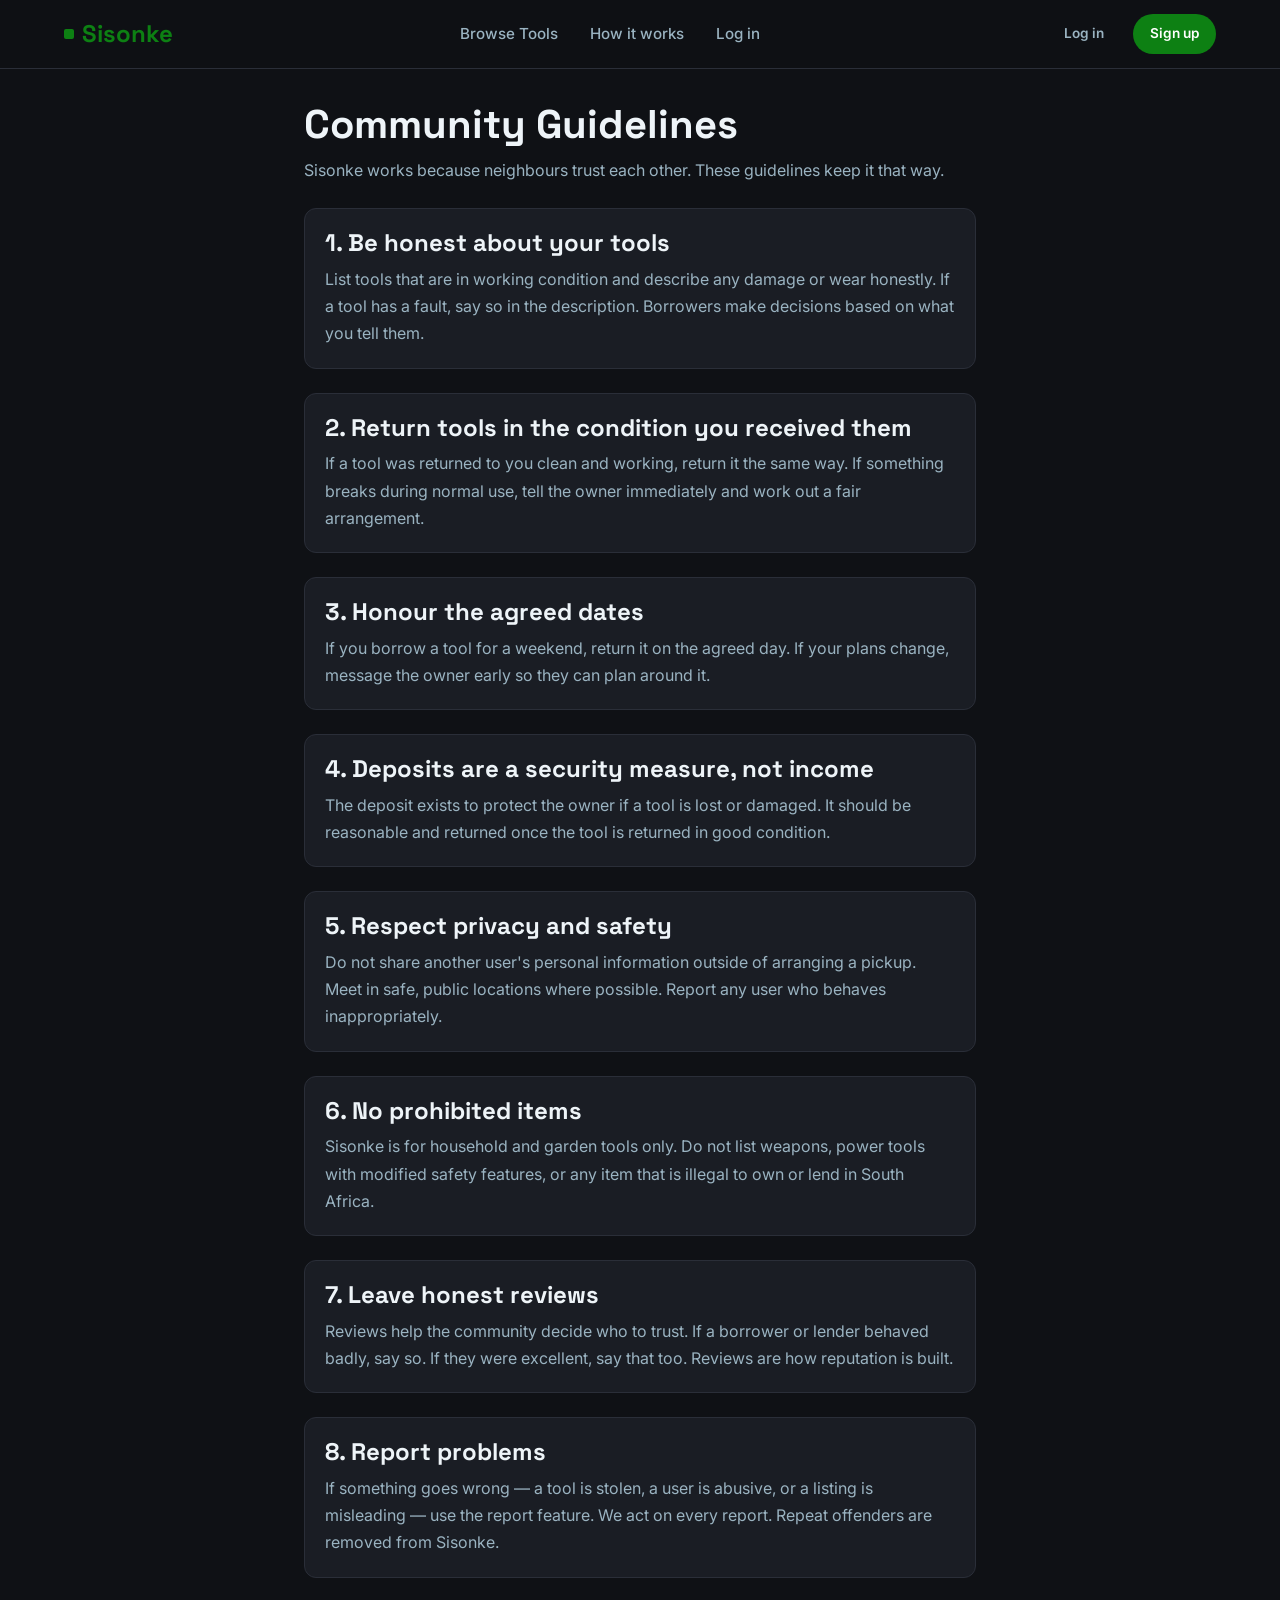
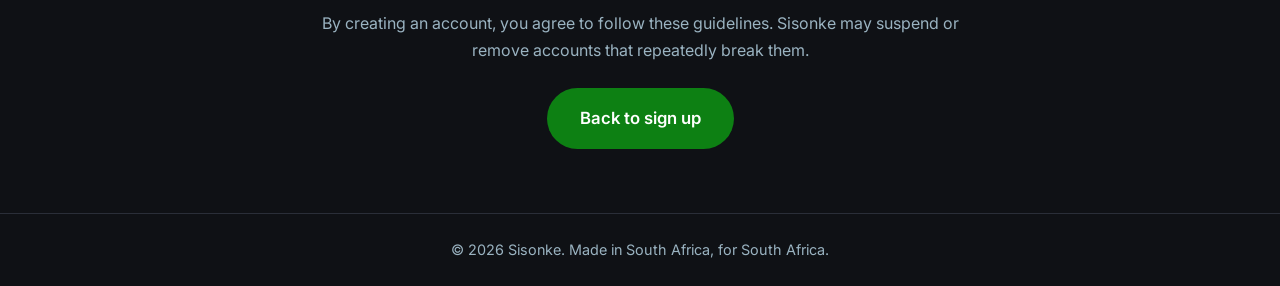
<file: frontend/guidelines.html>
<!DOCTYPE html>
<html lang="en">
<head>
  <meta charset="UTF-8" />
  <meta name="viewport" content="width=device-width, initial-scale=1.0" />
  <title>Community Guidelines — Sisonke</title>

  <link rel="preconnect" href="https://fonts.googleapis.com" />
  <link rel="preconnect" href="https://fonts.gstatic.com" crossorigin />
  <link href="https://fonts.googleapis.com/css2?family=Space+Grotesk:wght@400;500;600;700&family=Inter:wght@400;500;600&family=IBM+Plex+Mono:wght@400;500;600&display=swap" rel="stylesheet" />

  <link rel="stylesheet" href="css/style.css" />
</head>
<body>

  <nav class="navbar">
    <div class="navbar-inner">
      <a href="index.html" class="navbar-logo">Sisonke</a>
      <ul class="navbar-links">
        <li><a href="browse.html">Browse Tools</a></li>
        <li><a href="index.html#how-it-works">How it works</a></li>
        <li><a href="login.html">Log in</a></li>
      </ul>
      <div class="navbar-actions">
        <a href="login.html" class="btn btn-ghost btn-sm">Log in</a>
        <a href="register.html" class="btn btn-primary btn-sm">Sign up</a>
      </div>
    </div>
  </nav>

  <main class="section">
    <div class="container" style="max-width: 720px;">
      <h1>Community Guidelines</h1>
      <p class="mt-sm mb-lg">Sisonke works because neighbours trust each other. These guidelines keep it that way.</p>

      <div class="card card-flat mb-lg">
        <h3 class="mb-sm">1. Be honest about your tools</h3>
        <p>List tools that are in working condition and describe any damage or wear honestly. If a tool has a fault, say so in the description. Borrowers make decisions based on what you tell them.</p>
      </div>

      <div class="card card-flat mb-lg">
        <h3 class="mb-sm">2. Return tools in the condition you received them</h3>
        <p>If a tool was returned to you clean and working, return it the same way. If something breaks during normal use, tell the owner immediately and work out a fair arrangement.</p>
      </div>

      <div class="card card-flat mb-lg">
        <h3 class="mb-sm">3. Honour the agreed dates</h3>
        <p>If you borrow a tool for a weekend, return it on the agreed day. If your plans change, message the owner early so they can plan around it.</p>
      </div>

      <div class="card card-flat mb-lg">
        <h3 class="mb-sm">4. Deposits are a security measure, not income</h3>
        <p>The deposit exists to protect the owner if a tool is lost or damaged. It should be reasonable and returned once the tool is returned in good condition.</p>
      </div>

      <div class="card card-flat mb-lg">
        <h3 class="mb-sm">5. Respect privacy and safety</h3>
        <p>Do not share another user's personal information outside of arranging a pickup. Meet in safe, public locations where possible. Report any user who behaves inappropriately.</p>
      </div>

      <div class="card card-flat mb-lg">
        <h3 class="mb-sm">6. No prohibited items</h3>
        <p>Sisonke is for household and garden tools only. Do not list weapons, power tools with modified safety features, or any item that is illegal to own or lend in South Africa.</p>
      </div>

      <div class="card card-flat mb-lg">
        <h3 class="mb-sm">7. Leave honest reviews</h3>
        <p>Reviews help the community decide who to trust. If a borrower or lender behaved badly, say so. If they were excellent, say that too. Reviews are how reputation is built.</p>
      </div>

      <div class="card card-flat">
        <h3 class="mb-sm">8. Report problems</h3>
        <p>If something goes wrong — a tool is stolen, a user is abusive, or a listing is misleading — use the report feature. We act on every report. Repeat offenders are removed from Sisonke.</p>
      </div>

      <p class="text-muted text-center mt-xl">
        By creating an account, you agree to follow these guidelines. Sisonke may suspend or remove accounts that repeatedly break them.
      </p>

      <div class="text-center mt-lg">
        <a href="register.html" class="btn btn-primary btn-lg">Back to sign up</a>
      </div>
    </div>
  </main>

  <footer class="footer">
    <p>© 2026 Sisonke. Made in South Africa, for South Africa.</p>
  </footer>

</body>
</html>
</file>
<file: frontend/css/style.css>
:root {
  --bg: #0F1115;
  --surface: #1A1D24;
  --surface-hi: #232730;

  --border: #2A2E38;
  --border-hover: #3A3F4B;

  --text: #EEF4F8;
  --text-muted: #9AB3C1;
  --text-faint: #5C7182;

  --green: #0D8013;
  --green-hover: #0A6910;
  --green-soft: rgba(13, 128, 19, 0.12);
  --amber: #F59E0B;
  --amber-hover: #D97706;
  --amber-soft: rgba(245, 158, 11, 0.12);

  --success: #4CAF50;
  --warning: #F59E0B;
  --danger: #E53935;
  --muted: #5C7182;

  --radius-sm: 6px;
  --radius: 12px;
  --radius-pill: 999px;
  --container: 1200px;

  --shadow-sm: 0 2px 8px rgba(0, 0, 0, 0.2);
  --shadow-md: 0 8px 24px rgba(0, 0, 0, 0.3);
  --shadow-glow: 0 0 24px rgba(13, 128, 19, 0.15);
}

*,
*::before,
*::after {
  box-sizing: border-box;
  margin: 0;
  padding: 0;
}

html {
  scroll-behavior: smooth;
}

body {
  background-color: var(--bg);
  color: var(--text);
  font-family: 'Inter', system-ui, -apple-system, sans-serif;
  font-size: 16px;
  line-height: 1.6;
  -webkit-font-smoothing: antialiased;
  min-height: 100vh;
}

h1, h2, h3, h4, h5, h6 {
  font-family: 'Space Grotesk', system-ui, sans-serif;
  font-weight: 700;
  line-height: 1.2;
  color: var(--text);
}

h1 { font-size: 2.5rem; }
h2 { font-size: 2rem; }
h3 { font-size: 1.5rem; }
h4 { font-size: 1.25rem; }

p {
  color: var(--text-muted);
  line-height: 1.7;
}

a {
  color: var(--green);
  text-decoration: none;
  transition: color 0.2s ease;
}

a:hover {
  color: var(--green-hover);
}

img {
  max-width: 100%;
  display: block;
}

button,
input,
textarea,
select {
  font-family: inherit;
  font-size: inherit;
}

.container {
  max-width: var(--container);
  margin: 0 auto;
  padding: 0 24px;
}

.row {
  display: flex;
  gap: 16px;
}

.col {
  display: flex;
  flex-direction: column;
  gap: 16px;
}

.center {
  display: flex;
  align-items: center;
  justify-content: center;
}

.between {
  display: flex;
  align-items: center;
  justify-content: space-between;
}

.text-center { text-align: center; }
.text-muted { color: var(--text-muted); }
.text-faint { color: var(--text-faint); }

.mt-sm { margin-top: 8px; }
.mt-md { margin-top: 16px; }
.mt-lg { margin-top: 24px; }
.mt-xl { margin-top: 32px; }
.mb-sm { margin-bottom: 8px; }
.mb-md { margin-bottom: 16px; }
.mb-lg { margin-bottom: 24px; }
.mb-xl { margin-bottom: 32px; }

.navbar {
  position: sticky;
  top: 0;
  z-index: 100;
  background-color: rgba(15, 17, 21, 0.92);
  backdrop-filter: blur(12px);
  -webkit-backdrop-filter: blur(12px);
  border-bottom: 1px solid var(--border);
}

.navbar-inner {
  display: flex;
  align-items: center;
  justify-content: space-between;
  height: 68px;
  max-width: var(--container);
  margin: 0 auto;
  padding: 0 24px;
  gap: 24px;
}

.navbar-logo {
  font-family: 'Space Grotesk', sans-serif;
  font-size: 1.5rem;
  font-weight: 700;
  color: var(--green);
  display: flex;
  align-items: center;
  gap: 8px;
}

.navbar-logo::before {
  content: '';
  width: 10px;
  height: 10px;
  background: var(--green);
  border-radius: 2px;
}

.navbar-links {
  display: flex;
  gap: 32px;
  list-style: none;
}

.navbar-links a {
  color: var(--text-muted);
  font-size: 0.95rem;
  font-weight: 500;
  transition: color 0.2s ease;
}

.navbar-links a:hover {
  color: var(--text);
}

.navbar-actions {
  display: flex;
  gap: 12px;
  align-items: center;
}

.btn {
  display: inline-flex;
  align-items: center;
  justify-content: center;
  gap: 8px;
  padding: 12px 24px;
  border: 1px solid transparent;
  border-radius: var(--radius-pill);
  font-size: 0.95rem;
  font-weight: 600;
  cursor: pointer;
  transition: all 0.2s ease;
  text-decoration: none;
  white-space: nowrap;
}

.btn-primary {
  background-color: var(--green);
  color: #FFFFFF;
}

.btn-primary:hover {
  background-color: var(--green-hover);
  transform: translateY(-1px);
  box-shadow: var(--shadow-glow);
}

.btn-secondary {
  background-color: var(--amber);
  color: #000000;
}

.btn-secondary:hover {
  background-color: var(--amber-hover);
  transform: translateY(-1px);
}

.btn-outline {
  background-color: transparent;
  color: var(--text);
  border-color: var(--border);
}

.btn-outline:hover {
  border-color: var(--green);
  color: var(--green);
}

.btn-ghost {
  background-color: transparent;
  color: var(--text-muted);
}

.btn-ghost:hover {
  color: var(--text);
}

.btn-danger {
  background-color: var(--danger);
  color: #FFFFFF;
}

.btn-danger:hover {
  background-color: #C62828;
}

.btn-sm {
  padding: 8px 16px;
  font-size: 0.85rem;
}

.btn-lg {
  padding: 16px 32px;
  font-size: 1.05rem;
}

.btn:disabled {
  opacity: 0.5;
  cursor: not-allowed;
  transform: none;
}

.card {
  background-color: var(--surface);
  border: 1px solid var(--border);
  border-radius: var(--radius);
  padding: 20px;
  transition: border-color 0.25s ease, transform 0.25s ease, box-shadow 0.25s ease;
}

.card:hover {
  border-color: var(--border-hover);
  transform: translateY(-2px);
  box-shadow: var(--shadow-md);
}

.card-flat {
  transition: none;
}

.card-flat:hover {
  transform: none;
  box-shadow: none;
}

.tool-card {
  background-color: var(--surface);
  border: 1px solid var(--border);
  border-radius: var(--radius);
  overflow: hidden;
  display: flex;
  flex-direction: column;
  transition: border-color 0.25s ease, transform 0.25s ease, box-shadow 0.25s ease;
  cursor: pointer;
}

.tool-card:hover {
  border-color: var(--green);
  transform: translateY(-4px);
  box-shadow: var(--shadow-md);
}

.tool-card-image {
  width: 100%;
  aspect-ratio: 4 / 3;
  background-color: var(--surface-hi);
  display: flex;
  align-items: center;
  justify-content: center;
  color: var(--text-faint);
  font-size: 0.9rem;
  overflow: hidden;
}

.tool-card-image img {
  width: 100%;
  height: 100%;
  object-fit: cover;
}

.tool-card-body {
  padding: 14px 16px 16px;
  display: flex;
  flex-direction: column;
  gap: 6px;
  flex: 1;
}

.tool-card-title {
  font-family: 'Space Grotesk', sans-serif;
  font-size: 1.05rem;
  font-weight: 600;
  color: var(--text);
  margin: 0;
}

.tool-card-meta {
  display: flex;
  align-items: center;
  gap: 6px;
  font-size: 0.82rem;
  color: var(--text-muted);
}

.tool-card-footer {
  display: flex;
  align-items: center;
  justify-content: space-between;
  margin-top: auto;
  padding-top: 10px;
}

.tool-card-price {
  font-family: 'IBM Plex Mono', monospace;
  font-size: 0.95rem;
  font-weight: 600;
  color: var(--amber);
}

.badge {
  display: inline-flex;
  align-items: center;
  gap: 6px;
  padding: 4px 10px;
  border-radius: var(--radius-pill);
  font-size: 0.75rem;
  font-weight: 600;
  text-transform: uppercase;
  letter-spacing: 0.03em;
  white-space: nowrap;
}

.badge-green {
  background-color: rgba(76, 175, 80, 0.15);
  color: var(--success);
  border: 1px solid rgba(76, 175, 80, 0.3);
}

.badge-amber {
  background-color: rgba(245, 158, 11, 0.15);
  color: var(--warning);
  border: 1px solid rgba(245, 158, 11, 0.3);
}

.badge-red {
  background-color: rgba(229, 57, 53, 0.15);
  color: var(--danger);
  border: 1px solid rgba(229, 57, 53, 0.3);
}

.badge-grey {
  background-color: rgba(92, 113, 130, 0.15);
  color: var(--muted);
  border: 1px solid rgba(92, 113, 130, 0.3);
}

.badge-category {
  background-color: var(--surface-hi);
  color: var(--text-muted);
  border: 1px solid var(--border);
  font-family: 'IBM Plex Mono', monospace;
  font-weight: 500;
}

.form-group {
  display: flex;
  flex-direction: column;
  gap: 6px;
  margin-bottom: 16px;
}

.form-label {
  font-size: 0.9rem;
  font-weight: 500;
  color: var(--text);
}

.form-input,
.form-select,
.form-textarea {
  width: 100%;
  padding: 12px 16px;
  background-color: var(--bg);
  border: 1px solid var(--border);
  border-radius: var(--radius-sm);
  color: var(--text);
  font-size: 0.95rem;
  transition: border-color 0.2s ease, box-shadow 0.2s ease;
}

.form-input:focus,
.form-select:focus,
.form-textarea:focus {
  outline: none;
  border-color: var(--green);
  box-shadow: 0 0 0 3px var(--green-soft);
}

.form-input::placeholder,
.form-textarea::placeholder {
  color: var(--text-faint);
}

.form-textarea {
  resize: vertical;
  min-height: 100px;
  font-family: inherit;
}

.form-error {
  color: var(--danger);
  font-size: 0.85rem;
  margin-top: 4px;
}

.form-hint {
  color: var(--text-faint);
  font-size: 0.85rem;
}

.hero {
  padding: 64px 24px 40px;
  text-align: center;
  position: relative;
}

.hero-title {
  font-size: clamp(2.5rem, 6vw, 4rem);
  font-weight: 700;
  letter-spacing: -0.02em;
  margin-bottom: 16px;
  line-height: 1.1;
}

.hero-subtitle {
  font-size: clamp(1.05rem, 2vw, 1.25rem);
  color: var(--text-muted);
  max-width: 640px;
  margin: 0 auto 24px;
}

.hero-actions {
  display: flex;
  gap: 16px;
  justify-content: center;
  flex-wrap: wrap;
}

.section {
  padding: 32px 0;
}

.section-title {
  font-size: 2rem;
  margin-bottom: 8px;
}

.section-subtitle {
  color: var(--text-muted);
  margin-bottom: 24px;
}

.grid {
  display: grid;
  gap: 20px;
}

.grid-2 { grid-template-columns: repeat(2, 1fr); }
.grid-3 { grid-template-columns: repeat(3, 1fr); }
.grid-4 { grid-template-columns: repeat(4, 1fr); }

.empty-state {
  text-align: center;
  padding: 48px 24px;
  color: var(--text-muted);
}

.empty-state-icon {
  color: var(--text-faint);
  margin: 0 auto 16px;
  opacity: 0.6;
}

.empty-state-title {
  font-family: 'Space Grotesk', sans-serif;
  font-size: 1.25rem;
  color: var(--text);
  margin-bottom: 8px;
}

.skeleton {
  background: linear-gradient(90deg, var(--surface) 25%, var(--surface-hi) 50%, var(--surface) 75%);
  background-size: 200% 100%;
  animation: shimmer 1.5s infinite;
  border-radius: var(--radius);
}

@keyframes shimmer {
  0% { background-position: 200% 0; }
  100% { background-position: -200% 0; }
}

.skeleton-card {
  height: 240px;
}

.spinner {
  width: 32px;
  height: 32px;
  border: 3px solid var(--border);
  border-top-color: var(--green);
  border-radius: 50%;
  animation: spin 0.8s linear infinite;
  margin: 0 auto;
}

@keyframes spin {
  to { transform: rotate(360deg); }
}

.footer {
  padding: 24px;
  border-top: 1px solid var(--border);
  text-align: center;
  color: var(--text-faint);
  font-size: 0.9rem;
  margin-top: 32px;
}

.hidden { display: none !important; }
.grow { flex: 1; }
.no-select { user-select: none; }

@media (max-width: 900px) {
  .grid-3, .grid-4 {
    grid-template-columns: repeat(2, 1fr);
  }
  .hero {
    padding: 48px 20px 32px;
  }
}

@media (max-width: 640px) {
  .grid-2, .grid-3, .grid-4 {
    grid-template-columns: 1fr;
  }
  .navbar-links {
    display: none;
  }
  .navbar-inner {
    height: 60px;
  }
  h1 { font-size: 2rem; }
  h2 { font-size: 1.5rem; }
  .hero-title { font-size: 2rem; }
  .btn {
    padding: 10px 20px;
    font-size: 0.9rem;
  }
  .section {
    padding: 24px 0;
  }
}
</file>
